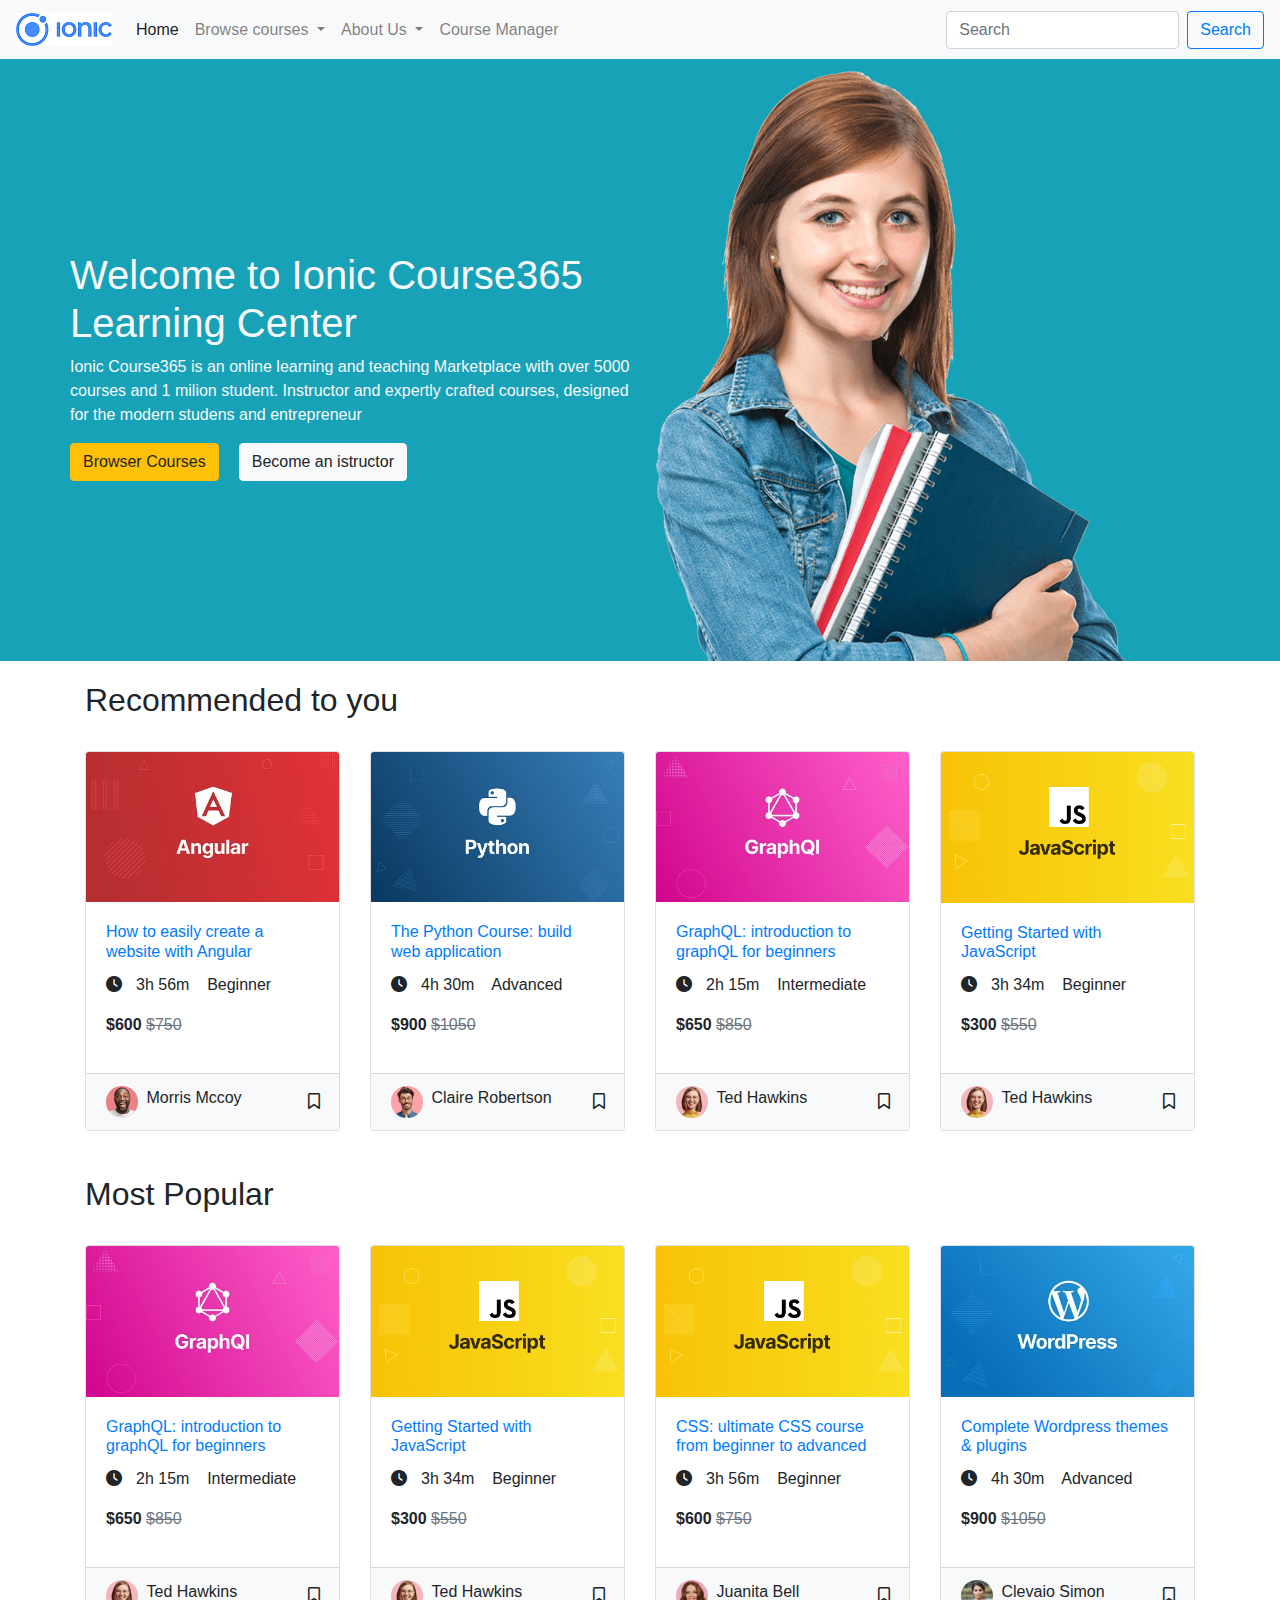
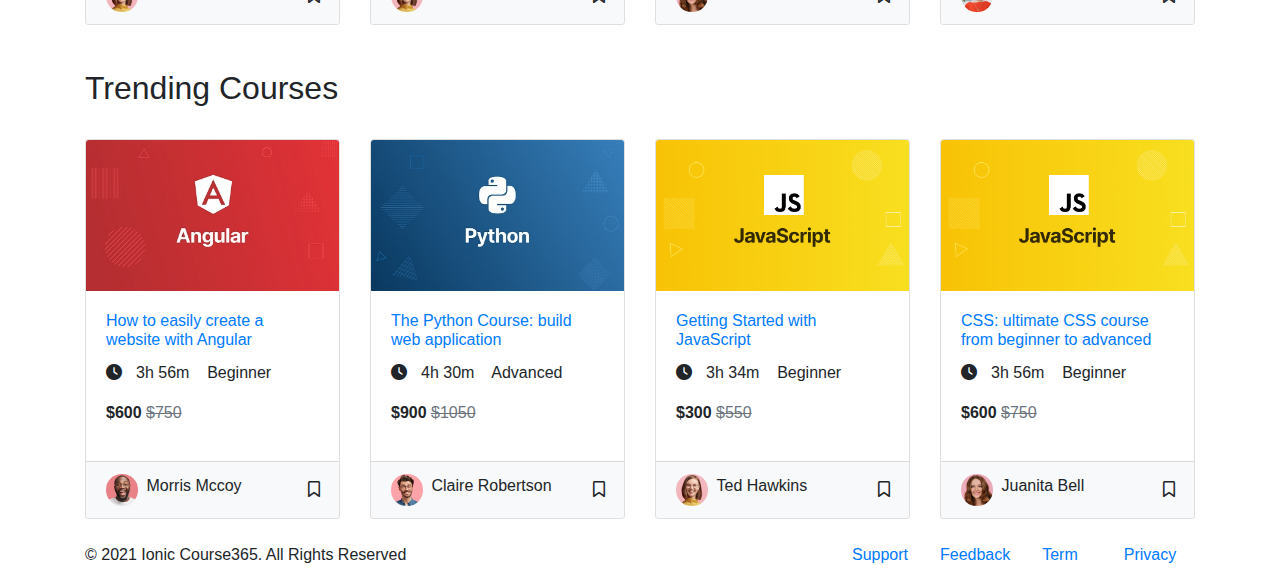
<file: index.html>
<!DOCTYPE html>
<html>

<head>
  <meta name="viewport" content="width=device-width, initial-scale=1">
  <title>Course 365 - Learning with unlimited!</title>

  <!-- Nhúng các thư viện BS4 & jQuery, awesome font -->
  <link rel="stylesheet" href="https://maxcdn.bootstrapcdn.com/bootstrap/4.5.2/css/bootstrap.min.css">
  <script src="https://ajax.googleapis.com/ajax/libs/jquery/3.6.0/jquery.min.js"></script>
  <script src="https://maxcdn.bootstrapcdn.com/bootstrap/4.5.2/js/bootstrap.min.js"></script>
  <link rel="stylesheet" href="https://cdnjs.cloudflare.com/ajax/libs/font-awesome/6.2.0/css/all.min.css">

  <!-- Các file css và js tự định nghĩa thêm -->
  <link rel="stylesheet" href="style.css">
  <script src="script.js"></script>
</head>

<body>
  <!-- 1. Header - Navbar menu -->
  <nav class="navbar navbar-expand-lg navbar-light bg-light fixed-top">
    <a class="navbar-brand" href="#">
      <img src="images/Ionic_logo.png" alt="logo">
    </a>
    <button class="navbar-toggler" type="button" data-toggle="collapse" data-target="#navbarSupportedContent">
      <span class="navbar-toggler-icon"></span>
    </button>

    <div class="collapse navbar-collapse" id="navbarSupportedContent">
      <ul class="navbar-nav mr-auto">
        <li class="nav-item active">
          <a class="nav-link" href="#">Home</a>
        </li>
        <li class="nav-item dropdown">
          <a class="nav-link dropdown-toggle" href="#" id="navbarDropdown" role="button" data-toggle="dropdown"
            aria-haspopup="true" aria-expanded="false">
            Browse courses
          </a>
          <div class="dropdown-menu" aria-labelledby="navbarDropdown">
            <a class="dropdown-item" href="#">Action</a>
            <a class="dropdown-item" href="#">Another action</a>
            <div class="dropdown-divider"></div>
            <a class="dropdown-item" href="#">Something else here</a>
          </div>
        </li>
        <li class="nav-item dropdown">
          <a class="nav-link dropdown-toggle" href="#" id="navbarDropdown" role="button" data-toggle="dropdown"
            aria-haspopup="true" aria-expanded="false">
            About Us
          </a>
          <div class="dropdown-menu" aria-labelledby="navbarDropdown">
            <a class="dropdown-item" href="#">Action</a>
            <a class="dropdown-item" href="#">Another action</a>
            <div class="dropdown-divider"></div>
            <a class="dropdown-item" href="#">Something else here</a>
          </div>
        </li>
        <li class="nav-item">
          <a href="courseMgmt.html" class="nav-link">Course Manager</a>
        </li>
      </ul>
      <form class="form-inline my-2 my-lg-0">
        <input class="form-control mr-sm-2" type="search" placeholder="Search" aria-label="Search">
        <button class="btn btn-outline-primary my-2 my-sm-0" type="submit">Search</button>
      </form>
    </div>
  </nav>

  <!-- 2. Slide body -->
  <div class="container-fluid bg-info" style="padding-top: 70px;">
    <div class="container">
      <div class="row align-items-center">
        <div class="col-md-6">
          <div class="row text-light">
            <h1>Welcome to Ionic Course365 Learning Center</h1>
            <p>Ionic Course365 is an online learning and teaching Marketplace with over 5000 courses and 1 milion
              student. Instructor and expertly crafted courses, designed for the modern studens and entrepreneur</p>
          </div>
          <div class="row">
            <div style="padding-right:20px">
              <button class="btn btn-warning">Browser Courses</button>
            </div>
            <div>
              <button class="btn btn-light">Become an istructor</button>
            </div>
          </div>
        </div>
        <div class="col-md-6">
          <img src="images/ionic-207965.png" alt="anh-cover">
        </div>
      </div>
    </div>
  </div>
  <!-- 3. Courses content Recommend-->
  <div class="container" style="padding-top: 20px;">
    <div class="form-group">
      <div class="row">
        <div class="col-12">
          <h2>Recommended to you</h2>
        </div>
      </div>
    </div>
    <div class="form-group">
      <div class="row" id="recommend-course-row">
      </div>
    </div>
  </div>
  <!-- 3. Courses content Most popular-->
  <div class="container" style="padding-top: 20px;">
    <div class="form-group">
      <div class="row">
        <div class="col-12">
          <h2>Most Popular</h2>
        </div>
      </div>
    </div>
    <div class="form-group">
      <div class="row" id="popular-course-row">
      </div>
    </div>
  </div>
  <!-- 3. Courses content treding-->
  <div class="container" style="padding-top: 20px;">
    <div class="form-group">
      <div class="row">
        <div class="col-12">
          <h2>Trending Courses</h2>
        </div>
      </div>
    </div>
    <div class="form-group">
      <div class="row" id="trending-course-row">
      </div>
    </div>
  </div>
  <!-- 4. Footer -->
  <div class="container">
    <div class="row">
      <div class="col-6">
        <label>&#169; 2021 Ionic Course365. All Rights Reserved</label>
      </div>
      <div class="col-6">
        <div class="d-flex flex-row-reverse">
          <div class="col-2 text-center">
            <a href="#">Privacy</a>
          </div>
          <div class="col-2 text-center">
            <a href="#">Term</a>
          </div>
          <div class="col-2 text-center">
            <a href="#">Feedback</a>
          </div>
          <div class="col-2 text-center">
            <a href="#">Support</a>
          </div>
        </div>
      </div>
    </div>
  </div>
</body>

</html>
<script>
  "use strict"
  //**vùng 1: vùng khai bóa biến toàn cục
  const gRECOMMEND_COURSES_ID = [1, 2, 5, 6];
  var gPopularCoursesArray = [];
  var gTrendingCourseArray = [];
  //**vùng 2: vùng gán sự kiện vào element
  $(document).ready(function () {
    onPageLoading();
  })
  //**vùng 3: event handler
  //hàm xử lý sự kiện khi load trang
  function onPageLoading() {
    //truy xuất hàng cần thêm card
    var vRecommendRow = $("#recommend-course-row");
    var vPopularRow = $("#popular-course-row");
    var vTrendingRow = $("#trending-course-row");

    //lấy mảng các khóa học
    var vRecommendCourseArray = recommmendCourse(gCoursesDB, gRECOMMEND_COURSES_ID);
    popularCourse(gCoursesDB);
    trendingCourse(gCoursesDB);
    //hiển thi các khóa học
    loadCourse(vRecommendCourseArray, vRecommendRow);
    loadCourse(gPopularCoursesArray, vPopularRow);
    loadCourse(gTrendingCourseArray, vTrendingRow);
  }
  //**vùng 4: vùng hàm chung
  //hàm lấy dữ liệu cho recommend
  function recommmendCourse(paramCourseDB, paramCourseId) {
    var vArray = [];
    for (var bI = 0; bI < paramCourseDB.courses.length; bI++) {
      if (paramCourseId.includes(paramCourseDB.courses[bI].id)) {
        vArray.push(paramCourseDB.courses[bI]);
      }
    }
    return vArray;
  }
  //hàm lấy dữ liệu cho popular
  function popularCourse(paramCourseDB) {
    for (var bI = 0; bI < paramCourseDB.courses.length; bI++) {
      if (paramCourseDB.courses[bI].isPopular) {
        gPopularCoursesArray.push(paramCourseDB.courses[bI]);
      }
    }
  }
  //hàm lấy dữ liệu cho trending
  function trendingCourse(paramCourseDB) {
    for (var bI = 0; bI < paramCourseDB.courses.length; bI++) {
      if (paramCourseDB.courses[bI].isTrending) {
        gTrendingCourseArray.push(paramCourseDB.courses[bI]);
      }
    }
  }

  //hàm hiển thị course
  function loadCourse(paramCourse, paramrow) {
    for (var bI = 0; bI < paramCourse.length; bI++) {
      console.log(paramCourse[bI]);
      courseCardInfo(paramCourse[bI], paramrow);
    }
  }
  //hàm hiển thị thông tin card
  function courseCardInfo(paramCourseInfo, paramrow) {
    paramrow.append('<div class="col-3 py-2"><div class="card"><img src=' + paramCourseInfo.coverImage + ' alt="..." class="card-img-top"><div class="card-body"><h6 class="text-primary card-title">' + paramCourseInfo.courseName + '</h6><div class="row"><div class="col-1"><i class="fa-solid fa-clock"></i></div><div class="col-10"><p>' + paramCourseInfo.duration + ' &nbsp&nbsp ' + paramCourseInfo.level + '</p></div></div><p><strong>$' + paramCourseInfo.discountPrice + '</strong> <span style="text-decoration: line-through;" class="text-muted">$' + paramCourseInfo.price + '</span></p></div><div class="card-footer bg-light"><div class="row align-items-center"><div class="col-2"><img src=' + paramCourseInfo.teacherPhoto + ' alt="..." class="rounded-circle" style="width: 300%;"></div><div class="col-8"><label>' + paramCourseInfo.teacherName + '</label></div><div class="col-2"><i class="fa-regular fa-bookmark"></i></div></div></div></div></div>')
  }
</script>
</file>
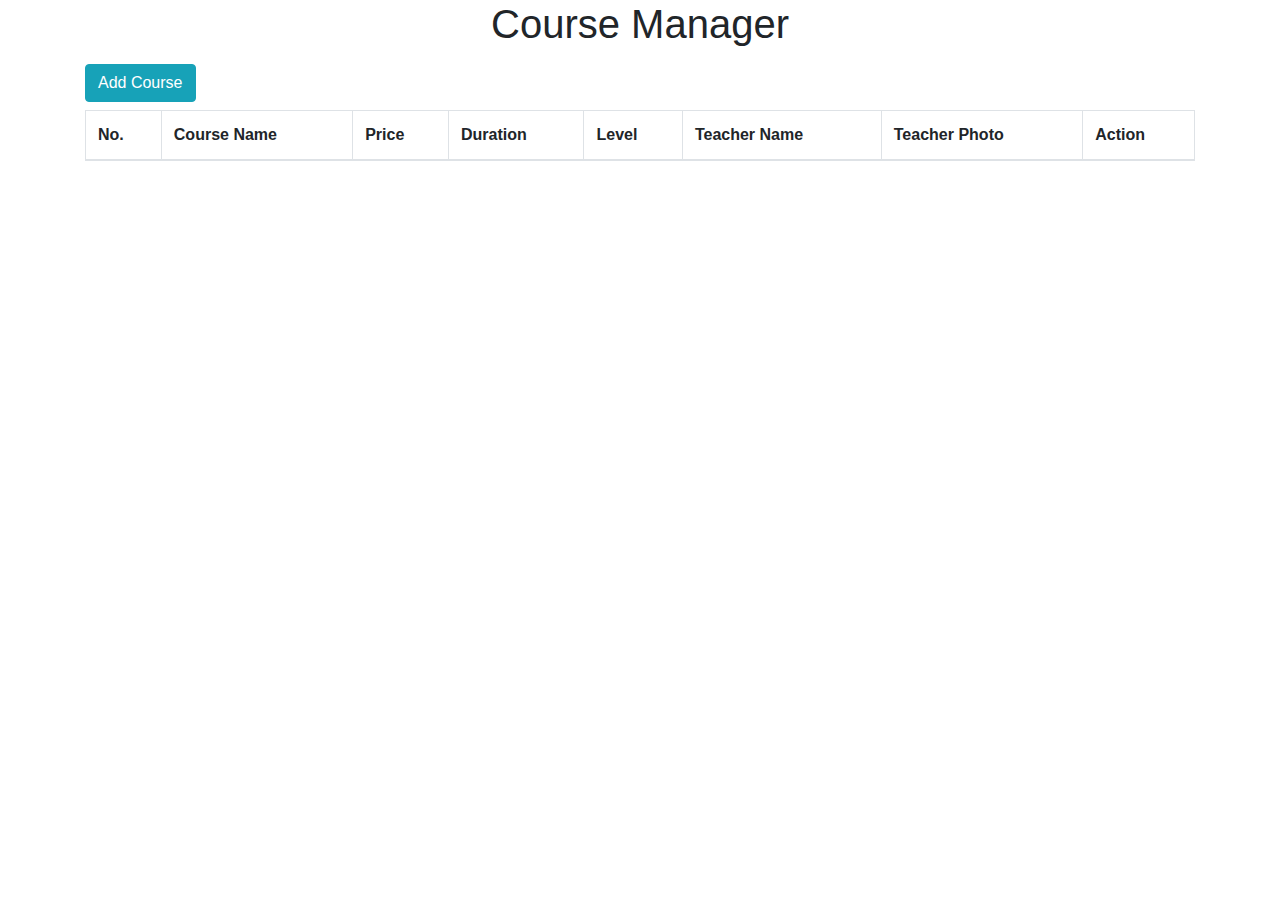
<file: courseMgmt.html>
<!DOCTYPE html>
<html lang="en">

<head>
    <meta charset="UTF-8">
    <meta http-equiv="X-UA-Compatible" content="IE=edge">
    <meta name="viewport" content="width=device-width, initial-scale=1.0">
    <title>Course Manager</title>
    <!--Add jquery cdn-->
    <script src="https://ajax.googleapis.com/ajax/libs/jquery/3.6.0/jquery.min.js"></script>
    <!--Add bootstrap -->
    <link rel="stylesheet" href="https://maxcdn.bootstrapcdn.com/bootstrap/4.5.2/css/bootstrap.min.css">
    <script src="https://maxcdn.bootstrapcdn.com/bootstrap/4.5.2/js/bootstrap.min.js"></script>
    <!--Font awesome-->
    <link rel="stylesheet" href="https://cdnjs.cloudflare.com/ajax/libs/font-awesome/6.2.0/css/all.min.css">
    <!--Datatable-->
    <link rel="stylesheet" href="https://cdn.datatables.net/1.12.1/css/jquery.dataTables.min.css">
    <script src="https://cdn.datatables.net/1.12.1/js/jquery.dataTables.min.js"></script>

    <script src="script.js"></script>
</head>

<body>
    <div class="container">
        <div class="col-12 text-center">
            <h1>Course Manager</h1>
        </div>
        <div class="py-2">
            <button class="btn btn-info" id="btn-add-course">Add Course</button>
        </div>
        <table class="table table-hover table-striped table-bordered" id="course-table">
            <thead>
                <tr>
                    <th>No.</th>
                    <th>Course Name</th>
                    <th>Price</th>
                    <th>Duration</th>
                    <th>Level</th>
                    <th>Teacher Name</th>
                    <th>Teacher Photo</th>
                    <th>Action</th>
                </tr>
            </thead>
        </table>
    </div>

    <!--modal thêm course-->
    <div class="modal fade" id="modal-course">
        <div class="modal-dialog">
            <div class="modal-content">
                <div class="modal-header">
                    <h5 class="modal-title">Course Info</h5>
                    <button class="close" data-dismiss="modal">&times;</button>
                </div>
                <div class="modal-body">
                    <form>
                        <div class="form-group">
                            <div class="row">
                                <div class="col-4">
                                    <label class="col-form-label">Course Code</label>
                                </div>
                                <div class="col-8">
                                    <input type="text" id="inp-course-code" class="form-control">
                                </div>
                            </div>
                        </div>
                        <div class="form-group">
                            <div class="row">
                                <div class="col-4">
                                    <label class="col-form-label">Course Name</label>
                                </div>
                                <div class="col-8">
                                    <input type="text" id="inp-course-name" class="form-control">
                                </div>
                            </div>
                        </div>
                        <div class="form-group">
                            <div class="row">
                                <div class="col-4">
                                    <label class="col-form-label">Price</label>
                                </div>
                                <div class="col-8">
                                    <input type="text" id="inp-price" class="form-control">
                                </div>
                            </div>
                        </div>
                        <div class="form-group">
                            <div class="row">
                                <div class="col-4">
                                    <label class="col-form-label">Duration</label>
                                </div>
                                <div class="col-8">
                                    <input type="text" id="inp-duration" class="form-control">
                                </div>
                            </div>
                        </div>
                        <div class="form-group">
                            <div class="row">
                                <div class="col-4">
                                    <label class="col-form-label">Level</label>
                                </div>
                                <div class="col-8">
                                    <Select class="form-control" id="sel-Level">
                                        <option value="0"></option>
                                        <option value="1">Beginner</option>
                                        <option value="2">Intermediate</option>
                                        <option value="3">Advanced</option>
                                    </Select>
                                </div>
                            </div>
                        </div>
                        <div class="form-group">
                            <div class="row">
                                <div class="col-4">
                                    <label class="col-form-label">Language Use</label>
                                </div>
                                <div class="col-8">
                                    <Select class="form-control" id="sel-background">
                                        <option value="0"></option>
                                        <option value="1">Angular</option>
                                        <option value="2">CSS</option>
                                        <option value="3">GraphQL</option>
                                        <option value="4">Javascript</option>
                                        <option value="5">Python</option>
                                        <option value="6">Wordpress</option>
                                    </Select>
                                </div>
                            </div>
                        </div>
                        <div class="form-group">
                            <div class="row">
                                <div class="col-4">
                                    <label class="col-form-label">Teacher</label>
                                </div>
                                <div class="col-8">
                                    <Select class="form-control" id="sel-teacher">
                                        <option value="0"></option>
                                        <option value="1">Claire Robertson</option>
                                        <option value="2">Clevaio Simon</option>
                                        <option value="3">Juanita Bell</option>
                                        <option value="4">Morris Mccoy</option>
                                        <option value="5">Ted Hawkins</option>
                                    </Select>
                                </div>
                            </div>
                        </div>
                        <div class="form-group">
                            <div class="row">
                                <div class="col-4">
                                    <label class="col-form-label">Popular</label>
                                </div>
                                <div class="col-8">
                                    <Select class="form-control" id="sel-polular">
                                        <option value="0"></option>
                                        <option value="true">Yes</option>
                                        <option value="false">No</option>
                                    </Select>
                                </div>
                            </div>
                        </div>
                        <div class="form-group">
                            <div class="row">
                                <div class="col-4">
                                    <label class="col-form-label">Trending</label>
                                </div>
                                <div class="col-8">
                                    <Select class="form-control" id="sel-trending">
                                        <option value="0"></option>
                                        <option value="true">Yes</option>
                                        <option value="false">No</option>
                                    </Select>
                                </div>
                            </div>
                        </div>
                    </form>
                </div>
                <div class="modal-footer">
                    <button class="btn btn-info btn-block" id="btn-course-insert" style="display: none;">Insert</button>
                    <button class="btn btn-success btn-block" id="btn-course-update"
                        style="display: none;">Update</button>
                    <button class="btn btn-danger btn-block" id="btn-course-delete"
                        style="display: none;">Delete</button>
                    <button class="btn btn-secondary btn-block" id="btn-course-cancel">Cancel</button>
                </div>
            </div>
        </div>
    </div>
</body>

</html>
<script>
    "use strict"
    //**vùng 1: vùng khai bóa biến toàn cục
    var gCol = ["stt", "courseName", "price", "duration", "level", "teacherName", "teacherPhoto", "Action"];
    const gSTT_COL = 0;
    const gCOURSE_NAME = 1;
    const gPRICE_COL = 2;
    const gDURATION_COL = 3;
    const gLEVEL_COL = 4;
    const gTEACHER_NAME = 5;
    const gTEACHER_PHOTO = 6;
    const gACTION_COL = 7;

    var gStt = 0;
    var gCourseTable = $("#course-table");

    //biến cờ: xác định nút update nhấn-2 hay nút add-1 nhân
    var gFlag = 0;

    var gCourse = {
        id: "",
        courseCode: "",
        courseName: "",
        price: "",
        discountPrice: "",
        duration: "",
        level: "",
        coverImage: "",
        teacherName: "",
        teacherPhoto: "",
        isPopular: "",
        isTrending: ""
    }
    //**vùng 2: vùng gán sự kiện vào element
    $(document).ready(function () {
        onPageLoading();
    })
    $("#btn-add-course").on("click", onBtnAddCourseClick)
    $("#btn-course-insert").on("click", onBtnInsertCourseClick);
    $("#btn-course-cancel").on("click", function () {
        $("#modal-course").modal("hide");
    })
    $(document).on("click", "#course-table .btn-edit", function () {
        onBtnEditClick(this);
    })
    $(document).on("click", "#course-table .btn-delete", function () {
        onBtnDeleteClick(this);
    })
    $("#btn-course-update").on("click", onBtnUpdateClick);
    $("#btn-course-delete").on("click", onBtnModalDeleteClick);
    //**vùng 3: event handler
    //hàm xử lý khi load trang
    function onPageLoading() {
        gCourseTable.DataTable({
            columns: [
                { data: gCol[gSTT_COL] },
                { data: gCol[gCOURSE_NAME] },
                { data: gCol[gPRICE_COL] },
                { data: gCol[gDURATION_COL] },
                { data: gCol[gLEVEL_COL] },
                { data: gCol[gTEACHER_NAME] },
                { data: gCol[gTEACHER_PHOTO] },
                { data: gCol[gACTION_COL] }
            ],
            columnDefs: [
                {
                    targets: gSTT_COL,
                    render: function () {
                        return gStt++;
                    }
                },
                {
                    targets: gACTION_COL,
                    defaultContent: '<button class="btn btn-edit" data-toggle="tooltip" data-placement="bottom"><i class="fa-solid fa-pen-to-square"></i></button><button class="btn btn-delete" data-toggle="tooltip" data-placement="bottom"><i class="fa-solid fa-trash"></i></button>'
                },
                {
                    targets: gTEACHER_PHOTO,
                    render: function (data) {
                        return '<img src=' + data + ' class="img-thumbnail">';
                    }
                }
            ]
        })
        loadDataToTable();
    }
    //hàm xử lý sự kiện ấn nút add course
    function onBtnInsertCourseClick() {
        gFlag = 1;
        gCourse = {
            id: "",
            courseCode: "",
            courseName: "",
            price: "",
            discountPrice: "",
            duration: "",
            level: "",
            coverImage: "",
            teacherName: "",
            teacherPhoto: "",
            isPopular: "",
            isTrending: ""
        };
        //lấy thông tin từ form
        getDataFromForm(gCourse, gFlag);
        //kiểm tra thông tin
        if (validateData(gCourse, gFlag)) {
            //xử lý dữ liệu
            console.log(gCourse);
            gCoursesDB.courses.push(gCourse);
            $("#modal-course").modal("hide");
            gStt = 0;
            loadDataToTable();
        }
    }
    function onBtnUpdateClick() {
        //tạo biến 
        gFlag = 2;
        //lấy thông tin từ form
        getDataFromForm(gCourse, gFlag);
        //console.log(gCourse);
        //kiểm tra thông tin
        if (validateData(gCourse, gFlag)) {
            //xử lý dữ liệu
            for (var bI = 0; bI < gCoursesDB.courses.length; bI++) {
                if (gCourse.id == gCoursesDB.courses[bI].id) {
                    gCoursesDB.courses[bI] = gCourse;
                }
            }
            $("#modal-course").modal("hide");
            gStt = 0;
            loadDataToTable();
        }
    }
    //hàm xóa
    function onBtnModalDeleteClick() {
        //lấy thông tin từ form
        getDataFromForm(gCourse, gFlag);
        //điều kiện
        //xử lý dữ liệu
        if (confirm("Do you want to delete?")) {
            for (var bI = 0; bI < gCoursesDB.courses.length; bI++) {
                if (gCourse.id == gCoursesDB.courses[bI].id) {
                    gCoursesDB.courses.splice(gCoursesDB.courses.indexOf(gCoursesDB.courses[bI]), 1);
                }
            }
        }
        $("#modal-course").modal("hide");
        gStt = 0;
        loadDataToTable();
    }
    //hàm xử lý sự kiện khi ấn nút add
    function onBtnAddCourseClick() {
        $("#modal-course").modal("show");
        $("#inp-course-code").val("");
        $("#inp-course-name").val("");
        $("#inp-price").val("");
        $("#inp-duration").val("");
        $("#sel-Level").val("0");
        $("#sel-background").val("0");
        $("#sel-teacher").val("0");
        $("#sel-polular").val("0");
        $("#sel-trending").val("0");
        $("#btn-course-insert").attr("style", "display: block;");
        $("#btn-course-update").attr("style", "display: none;");
        $("#btn-course-delete").attr("style", "display: none;");

    }
    //hàm xử lý sự kiện nút edit
    function onBtnEditClick(paramELement) {
        $("#modal-course").modal("show");
        $("#btn-course-insert").attr("style", "display: none;");
        $("#btn-course-update").attr("style", "display: block;");
        $("#btn-course-delete").attr("style", "display: none;");

        var vRowClick = $(paramELement).closest("tr");
        var vCourseInfo = gCourseTable.DataTable().row(vRowClick).data();
        //console.log(vCourseInfo);
        //hàm hiển thị thông tin lên modal
        dipslayCourseInfoToModal(vCourseInfo);
        gCourse = vCourseInfo;

    }
    //hàm xử lý sự kiện xóa
    function onBtnDeleteClick(paramELement) {
        $("#modal-course").modal("show");
        $("#btn-course-insert").attr("style", "display: none;");
        $("#btn-course-delete").attr("style", "display: block;");
        $("#btn-course-update").attr("style", "display: none;");

        var vRowClick = $(paramELement).closest("tr");
        var vCourseInfo = gCourseTable.DataTable().row(vRowClick).data();
        //console.log(vCourseInfo);
        //hàm hiển thị thông tin lên modal
        dipslayCourseInfoToModal(vCourseInfo);
        gCourse = vCourseInfo;
    }

    //**vùng 4: vùng hàm chung
    function loadDataToTable() {
        gCourseTable.DataTable().clear();
        gCourseTable.DataTable().rows.add(gCoursesDB.courses);
        gCourseTable.DataTable().draw();
    }
    //hàm lấy dữ liệu từ form
    function getDataFromForm(paramCourse, paramFlag) {
        if (paramFlag == 1) {
            paramCourse.id = getNextId();
        }
        paramCourse.courseCode = $("#inp-course-code").val();
        paramCourse.courseName = $("#inp-course-name").val();
        paramCourse.price = $("#inp-price").val();
        paramCourse.duration = $("#inp-duration").val();
        paramCourse.level = $("#sel-Level option:selected").text();
        var vCourseBackground = $("#sel-background").val();
        var vTeacherValue = $("#sel-teacher").val()
        paramCourse.teacherName = $("#sel-teacher option:selected").text();
        paramCourse.isPopular = $("#sel-polular").val();
        paramCourse.isTrending = $("#sel-trending").val();

        //lấy thông tin giảm giá
        paramCourse.discountPrice = paramCourse.price * ((Math.floor(Math.random() * 10) + 1) / 10);
        //láy ảnh backgound
        switch (vCourseBackground) {
            case "0":
                paramCourse.coverImage = "";
                break;
            case "1":
                paramCourse.coverImage = "images/courses/course-angular.jpg";
                break;
            case "2":
                paramCourse.coverImage = "images/courses/course-css.jpg";
                break;
            case "3":
                paramCourse.coverImage = "images/courses/course-graphql.jpg";
                break;
            case "4":
                paramCourse.coverImage = "images/courses/course-javascript.jpg";
                break;
            case "5":
                paramCourse.coverImage = "images/courses/course-python.jpg";
                break;
            case "6":
                paramCourse.coverImage = "images/courses/course-wordpress.jpg";
                break;
        }
        //lấy ảnh giáo viên
        switch (vTeacherValue) {
            case "0":
                paramCourse.teacherPhoto = "";
                break;
            case "1":
                paramCourse.teacherPhoto = "images/teacher/claire_robertson.jpg"
                break;
            case "2":
                paramCourse.teacherPhoto = "images/teacher/clevaio_simon.jpg"
                break;
            case "3":
                paramCourse.teacherPhoto = "images/teacher/juanita_bell.jpg"
                break;
            case "4":
                paramCourse.teacherPhoto = "images/teacher/morris_mccoy.jpg"
                break;
            case "5":
                paramCourse.teacherPhoto = "images/teacher/ted_hawkins.jpg"
                break;
        }
    }
    //hàm tự động lấy ID kết tiếp
    function getNextId() {
        var vNextId = 0;
        // Nếu mảng chưa có đối tượng nào thì Id = 1
        if (gCoursesDB.courses.length == 0) {
            vNextId = 1;
        }
        // Id tiếp theo bằng Id của phần tử cuối cùng + thêm 1    
        else {
            vNextId = gCoursesDB.courses[gCoursesDB.courses.length - 1].id + 1;
        }
        return vNextId;
    }
    //hàm kiểm tra thông tin course
    function validateData(paramCourse, paramFlag) {
        if (paramCourse.courseName.trim().length == 0 || paramCourse.courseCode.trim().length == 0 || paramCourse.duration.trim().length == 0 || paramCourse.price.trim().length == 0 || paramCourse.coverImage == 0 || paramCourse.teacherPhoto == 0 || paramCourse.level == 0 || paramCourse.isPopular == 0 || paramCourse.isTrending == 0) {
            alert("Please fill all data!");
            return false;
        } else if (paramFlag == 1 && (!checkCourseCode(paramCourse.courseCode))) {
            alert("Duplicate Course Code!");
            return false;
        } else if (isNaN(paramCourse.price)) {
            alert("Price must be a number!");
            return false;
        } else return true;
    }
    //hàm kiếm tra course code
    function checkCourseCode(paramCode) {
        for (var bI = 0; bI < gCoursesDB.courses.length; bI++) {
            if (paramCode == gCoursesDB.courses[bI].courseCode) {
                return false;
            }
        } return true;
    }
    //
    function dipslayCourseInfoToModal(paramCourse) {
        //hiển thị lên form
        $("#inp-course-code").val(paramCourse.courseCode);
        $("#inp-course-name").val(paramCourse.courseName);
        $("#inp-price").val(paramCourse.price);
        $("#inp-duration").val(paramCourse.duration);
        //hiển thị popular
        switch (paramCourse.isPopular) {
            case true:
                $("#sel-polular").val("true");
                break;
            case false:
                $("#sel-polular").val("false");
                break;
        }
        //hiển thị trending
        switch (paramCourse.isTrending) {
            case true:
                $("#sel-trending").val("true");
                break;
            case false:
                $("#sel-trending").val("false");
                break;
        }
        //hiển thị ngôn ngữ
        switch (paramCourse.coverImage) {
            case "images/courses/course-angular.jpg":
                $("#sel-background").val("1");
                break;
            case "images/courses/course-css.jp":
                $("#sel-background").val("2");
                break;
            case "images/courses/course-graphql.jpg":
                $("#sel-background").val("3");
                break;
            case "images/courses/course-javascript.jpg":
                $("#sel-background").val("4");
                break;
            case "images/courses/course-python.jpg":
                $("#sel-background").val("5");
                break;
            case "images/courses/course-wordpress.jpg":
                $("#sel-background").val("6");
                break;
        }
        //hiển thị level
        switch (paramCourse.level) {
            case "Beginner":
                $("#sel-Level").val("1");
                break;
            case "Intermediate":
                $("#sel-Level").val("2");
                break;
            case "Advanced":
                $("#sel-Level").val("3");
                break;
        }
        //hiển thị thông tin giáo viên
        switch (paramCourse.teacherPhoto) {
            case "images/teacher/claire_robertson.jpg":
                $("#sel-teacher").val("1");
                break;
            case "images/teacher/clevaio_simon.jpg":
                $("#sel-teacher").val("2");
                break;
            case "images/teacher/juanita_bell.jpg":
                $("#sel-teacher").val("3");
                break;
            case "images/teacher/morris_mccoy.jpg":
                $("#sel-teacher").val("4");
                break;
            case "images/teacher/ted_hawkins.jpg":
                $("#sel-teacher").val("5");
                break;
        }
    }
</script>
</file>
<file: style.css>
.slide-content-bg {
    background-image: url(images/ionic-207965.png);
    background-repeat: no-repeat;
    background-position: right;
    background-size: auto;
}
</file>
